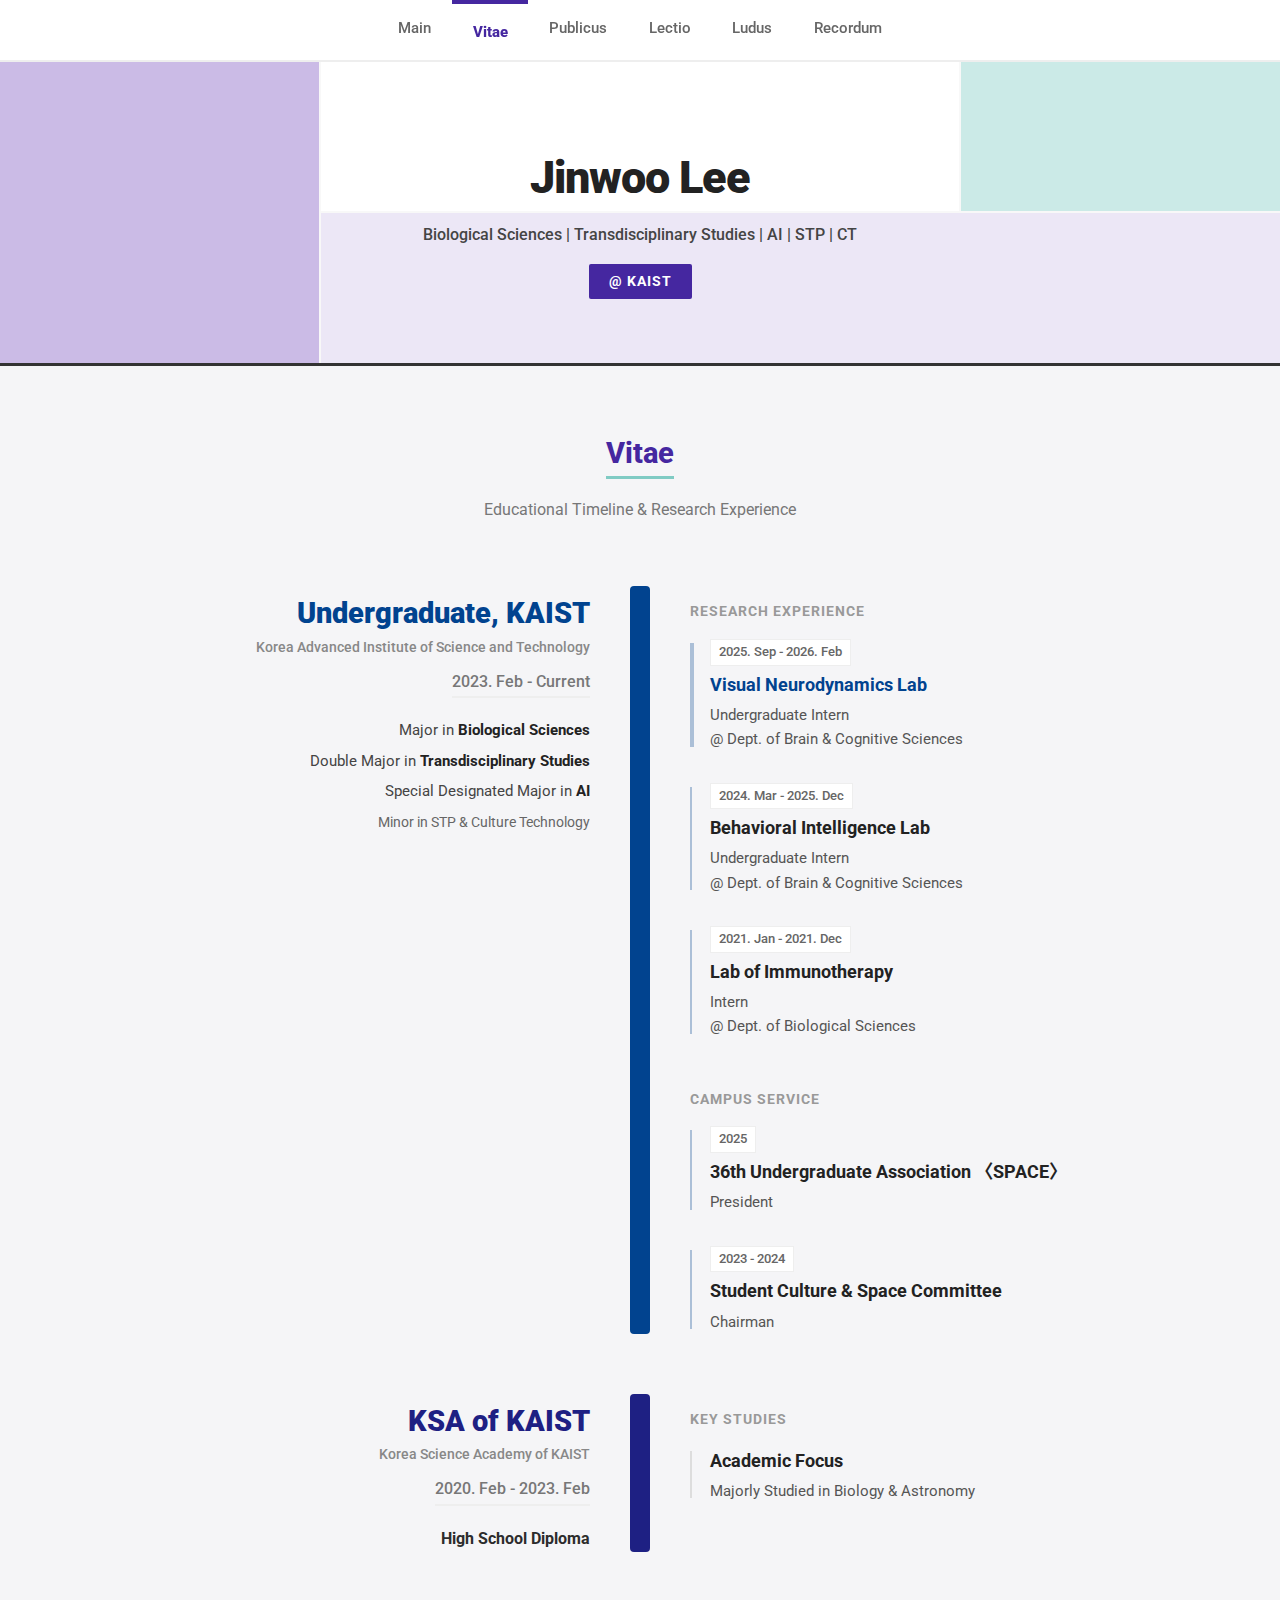
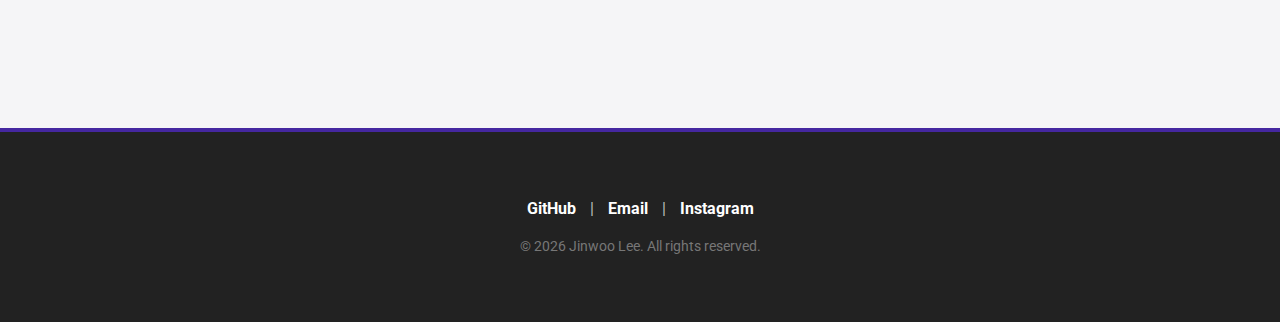
<file: vitae.html>
<!DOCTYPE html>
<html lang="ko">
<head>
  <meta charset="UTF-8" />
  <meta name="viewport" content="width=device-width, initial-scale=1.0" />
  <title>Jinwoo Lee - Vitae</title>
  
  <link rel="preconnect" href="https://fonts.googleapis.com">
  <link rel="preconnect" href="https://fonts.gstatic.com" crossorigin>
  <link href="https://fonts.googleapis.com/css2?family=Noto+Sans+KR:wght@300;400;500;700&family=Roboto:wght@300;400;500;700&display=swap" rel="stylesheet">

  <style>
    /* [컨셉 컬러 설정: 진중한 보라 & 몬드리안] */
    :root {
      /* 학교 상징색 (데이터 표현용 - 유지) */
      --kaist-blue: #01438F;
      --ksa-blue: #1E2083;

      /* 새로운 진중한 테마 컬러 */
      --theme-violet-deep: #4527A0;
      --theme-violet-muted: #7E57C2;
      --theme-violet-light: #D1C4E9;
      --theme-mint-muted: #80CBC4;
      
      --bg-neutral: #F5F5F7;
      --text-main: #2c2c2c;
      --text-sub: #555;
    }

    * { box-sizing: border-box; margin: 0; padding: 0; }
    
    body {
      font-family: 'Roboto', 'Noto Sans KR', sans-serif;
      line-height: 1.6;
      color: var(--text-main);
      background-color: var(--bg-neutral);
    }

    a { text-decoration: none; color: inherit; transition: 0.3s; }
    /* 기본 링크 호버는 진한 보라색으로 */
    a:hover { color: var(--theme-violet-deep); }

    /* [네비게이션] */
    nav {
      background: rgba(255, 255, 255, 0.98);
      padding: 0;
      text-align: center;
      position: sticky;
      top: 0;
      z-index: 100;
      border-bottom: 2px solid #eee;
    }

    .nav-container {
      max-width: 1100px;
      margin: 0 auto;
      display: flex;
      justify-content: center;
      flex-wrap: wrap;
    }

    nav a { 
      display: inline-block;
      padding: 1rem 1.3rem;
      font-weight: 500; 
      font-size: 0.95rem;
      color: #666;
    }

    nav a:hover {
      background-color: var(--theme-violet-light);
      color: var(--theme-violet-deep);
    }

    /* Vitae 탭 활성화 상태 */
    nav a.active {
      color: var(--theme-violet-deep);
      font-weight: 800;
      border-top: 4px solid var(--theme-violet-deep);
      background-color: #fff;
    }

    /* [헤더 - 몬드리안 스타일] */
    header.main-header {
      position: relative;
      text-align: center;
      padding: 5rem 1rem 4rem; /* 메인보다 조금 짧게 */
      background: #fff;
      overflow: hidden;
      border-bottom: 3px solid #333;
      margin-bottom: 4rem;
    }

    .mondrian-grid {
      position: absolute;
      top: 0; left: 0; right: 0; bottom: 0;
      z-index: 0;
      display: grid;
      grid-template-columns: 1fr 2fr 1fr;
      grid-template-rows: 1fr 1fr;
      gap: 2px;
      background-color: #eee;
      opacity: 0.4;
    }
    .m-block-1 { background-color: var(--theme-violet-muted); grid-row: span 2; }
    .m-block-2 { background-color: #fff; }
    .m-block-3 { background-color: var(--theme-mint-muted); }
    .m-block-4 { background-color: var(--theme-violet-light); grid-column: 2 / span 2; }

    .header-content {
      position: relative;
      z-index: 1;
    }

    header.main-header h1 { 
      font-size: 2.8rem; margin-bottom: 0.5rem; letter-spacing: -1px; color: #222; font-weight: 900;
    }
    header.main-header p { color: #444; font-size: 1rem; margin-bottom: 1rem; font-weight: 500;}
    
    .tag-pill {
      display: inline-block;
      padding: 6px 20px;
      background-color: var(--theme-violet-deep);
      color: #fff;
      border-radius: 2px;
      font-weight: 700;
      font-size: 0.9rem;
      letter-spacing: 1px;
    }

    /* [메인 컨텐츠] */
    main.wrap {
      max-width: 1100px;
      margin: 0 auto;
      padding: 0 20px 80px;
    }

    .intro-text { text-align: center; margin-bottom: 4rem; }
    .intro-text h2 { 
      font-size: 1.8rem; 
      font-weight: 800; 
      margin-bottom: 0.5rem; 
      color: var(--theme-violet-deep);
      display: inline-block;
      border-bottom: 3px solid var(--theme-mint-muted); /* 민트색 밑줄 포인트 */
    }

    /* [타임라인 섹션] */
    .timeline-section {
      display: flex;
      flex-direction: column;
      gap: 60px;
    }

    .edu-block {
      display: flex;
      width: 100%;
      align-items: stretch; 
    }

    /* [LEFT] */
    .left-col {
      flex: 1;
      text-align: right;
      padding-right: 30px;
      padding-top: 10px;
    }

    .org-name {
      font-size: 1.8rem;
      font-weight: 900;
      line-height: 1.2;
      margin-bottom: 5px;
    }
    /* KAIST/KSA 텍스트 색상은 학교 색 유지 */
    .kaist-text { color: var(--kaist-blue); }
    .ksa-text { color: var(--ksa-blue); }

    .full-name {
      font-size: 0.9rem;
      color: #888;
      font-weight: 500;
      margin-bottom: 10px;
    }
    
    .period-main {
      font-size: 1rem;
      color: #777;
      font-weight: 500;
      margin-bottom: 20px;
      display: inline-block;
      border-bottom: 2px solid #eee;
      padding-bottom: 2px;
    }

    .degree-list {
      list-style: none;
      font-size: 0.95rem;
      color: #444;
    }
    .degree-list li { margin-bottom: 6px; }
    .degree-highlight { font-weight: bold; color: #222; }

    /* [CENTER: Bar] - 학교 색상 유지 */
    .bar-container {
      width: 40px;
      flex-shrink: 0;
      display: flex;
      justify-content: center;
    }
    .thick-bar {
      width: 20px;
      border-radius: 4px; /* 몬드리안 느낌으로 조금 더 각지게 */
      height: 100%;
      min-height: 150px;
    }
    .bar-kaist { background-color: var(--kaist-blue); }
    .bar-ksa { background-color: var(--ksa-blue); }

    /* [RIGHT] */
    .right-col {
      flex: 1;
      padding-left: 30px;
      padding-top: 15px;
    }

    .section-header {
      font-size: 0.85rem;
      text-transform: uppercase;
      letter-spacing: 1px;
      color: #999;
      margin-bottom: 15px;
      font-weight: 700;
    }
    .section-spacer { margin-top: 50px; }

    .activity-item {
      margin-bottom: 30px;
      position: relative;
      padding-left: 20px;
    }
    .activity-item:last-child { margin-bottom: 0; }

    /* 연결 선: 단정한 회색 */
    .activity-item::before {
      content: '';
      position: absolute;
      left: 0;
      top: 5px;
      bottom: 5px;
      width: 2px; /* 선 두께 줄임 */
      background-color: #ddd;
    }
    .kaist-group .activity-item::before { background-color: rgba(1, 67, 143, 0.3); }
    
    /* 강조 아이템은 KAIST 색상 유지 */
    .highlight-item::before { background-color: var(--kaist-blue); width: 4px; }

    .period-badge {
      display: inline-block;
      font-size: 0.8rem;
      color: #666;
      margin-bottom: 4px;
      background: #fff;
      padding: 2px 8px;
      border: 1px solid #eee; /* 테두리로 단정하게 */
      font-weight: 500;
    }
    
    .lab-name {
      font-size: 1.15rem;
      font-weight: 700;
      color: #222;
      margin-bottom: 4px;
    }
    .highlight-item .lab-name { color: var(--kaist-blue); }
    
    .lab-desc { font-size: 0.95rem; color: #555; }

    /* [푸터] */
    footer {
      background: #222;
      color: #bbb;
      text-align: center;
      padding: 4rem 2rem;
      margin-top: 6rem;
      border-top: 4px solid var(--theme-violet-deep);
    }
    footer a { color: #fff; margin: 0 10px; font-weight: bold; }
    footer a:hover { color: var(--theme-violet-light); text-decoration: underline; }

    /* 반응형 */
    @media (max-width: 768px) {
      .nav-container { padding: 0 5px; }
      nav a { padding: 0.8rem 0.5rem; font-size: 0.85rem; }
      
      header.main-header { padding: 4rem 1rem; }
      .mondrian-grid { opacity: 0.25; }

      .edu-block { flex-direction: column; }
      .left-col { 
        text-align: left; 
        padding-right: 0; 
        padding-left: 20px;
        border-left: 4px solid #eee; /* 모바일 바 두께 조정 */
        margin-left: 10px;
        margin-bottom: 20px;
      }
      .kaist-group .left-col { border-left-color: var(--kaist-blue); }
      .ksa-group .left-col { border-left-color: var(--ksa-blue); }
      
      .bar-container { display: none; }
      .right-col { padding-left: 20px; }
      .org-name { font-size: 1.5rem; }
    }
  </style>
</head>
<body>

  <nav>
    <div class="nav-container">
      <a href="index.html">Main</a>
      <a href="vitae.html" class="active">Vitae</a>
      <a href="publicus.html">Publicus</a>
      <a href="lectio.html">Lectio</a>
      <a href="ludus.html">Ludus</a>
      <a href="recordum.html">Recordum</a>
    </div>
  </nav>

  <header class="main-header">
    <div class="mondrian-grid">
        <div class="m-block-1"></div>
        <div class="m-block-2"></div>
        <div class="m-block-3"></div>
        <div class="m-block-4"></div>
    </div>
    
    <div class="header-content">
        <h1>Jinwoo Lee</h1>
        <p>Biological Sciences | Transdisciplinary Studies | AI | STP | CT</p>
        <span class="tag-pill">@ KAIST</span>
    </div>
  </header>

  <main class="wrap">
    
    <section class="intro-text">
      <h2 class="main-text">Vitae</h2>
      <p style="color:#777; margin-top:10px;">Educational Timeline &amp; Research Experience</p>
    </section>

    <div class="timeline-section">

      <div class="edu-block kaist-group">
        
        <div class="left-col">
          <div class="org-name kaist-text">Undergraduate, KAIST</div>
          <div class="full-name">Korea Advanced Institute of Science and Technology</div>
          <div class="period-main">2023. Feb - Current</div>
          
          <ul class="degree-list">
            <li>Major in <span class="degree-highlight">Biological Sciences</span></li>
            <li>Double Major in <span class="degree-highlight">Transdisciplinary Studies</span></li>
            <li>Special Designated Major in <span class="degree-highlight">AI</span></li>
            <li style="margin-top:8px; font-size: 0.9rem; color:#666;">
               Minor in STP &amp; Culture Technology
            </li>
          </ul>
        </div>
        
        <div class="bar-container">
          <div class="thick-bar bar-kaist"></div>
        </div>

        <div class="right-col">
          <div class="section-header">Research Experience</div>

          <div class="activity-item highlight-item">
            <span class="period-badge">2025. Sep - 2026. Feb</span>
            <div class="lab-name">Visual Neurodynamics Lab</div>
            <div class="lab-desc">Undergraduate Intern<br>@ Dept. of Brain &amp; Cognitive Sciences</div>
          </div>

          <div class="activity-item">
            <span class="period-badge">2024. Mar - 2025. Dec</span>
            <div class="lab-name">Behavioral Intelligence Lab</div>
            <div class="lab-desc">Undergraduate Intern<br>@ Dept. of Brain &amp; Cognitive Sciences</div>
          </div>

          <div class="activity-item">
            <span class="period-badge">2021. Jan - 2021. Dec</span>
            <div class="lab-name">Lab of Immunotherapy</div>
            <div class="lab-desc">Intern<br>@ Dept. of Biological Sciences</div>
          </div>
          
          <div class="section-header section-spacer">Campus Service</div>

          <div class="activity-item">
            <span class="period-badge">2025</span>
            <div class="lab-name">36th Undergraduate Association 〈SPACE〉</div>
            <div class="lab-desc">President</div>
          </div>

          <div class="activity-item">
            <span class="period-badge">2023 - 2024</span>
            <div class="lab-name">Student Culture & Space Committee</div>
            <div class="lab-desc">Chairman</div>
          </div>

        </div>
      </div>

      <div class="edu-block ksa-group">
        
        <div class="left-col">
          <div class="org-name ksa-text">KSA of KAIST</div>
          <div class="full-name">Korea Science Academy of KAIST</div>
          <div class="period-main">2020. Feb - 2023. Feb</div>
          <div style="font-weight:bold;">High School Diploma</div>
        </div>
        
        <div class="bar-container">
          <div class="thick-bar bar-ksa"></div>
        </div>

        <div class="right-col">
          <div class="section-header">Key Studies</div>
          <div class="activity-item">
            <div class="lab-name">Academic Focus</div>
            <div class="lab-desc">Majorly Studied in Biology &amp; Astronomy</div>
          </div>
        </div>
      </div>

    </div> 

  </main>

  <footer>
    <div style="margin-bottom: 15px;">
      <a href="https://github.com/yourusername" target="_blank">GitHub</a> |
      <a href="mailto:atoree@kaist.ac.kr">Email</a> |
      <a href="https://www.instagram.com/2jinw0_0/">Instagram</a>
    </div>
    <p style="font-size: 0.85rem; color: #777;">© 2026 Jinwoo Lee. All rights reserved.</p>
  </footer>

</body>
</html>
</file>
